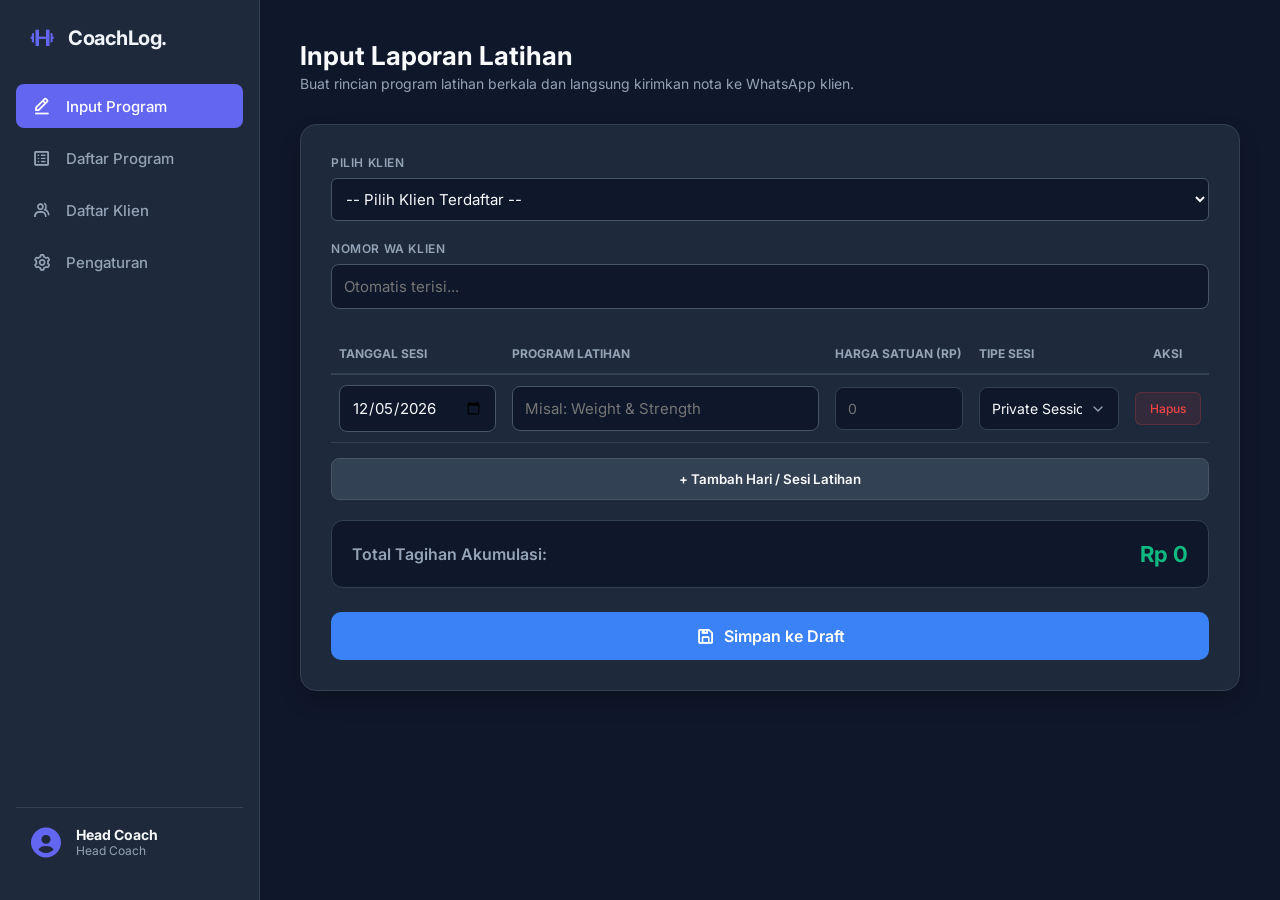
<file: index.html>
<!DOCTYPE html>
<html lang="id">
<head>
    <meta charset="UTF-8">
    <meta name="viewport" content="width=device-width, initial-scale=1.0">
    
    <!-- 🚀 PWA MANIFEST & CONFIGURATION (WAJIB ADA) -->
    <link rel="manifest" href="manifest.json">
    <meta name="theme-color" content="#0f172a">
    <meta name="mobile-web-app-capable" content="yes">
    <meta name="apple-mobile-web-app-capable" content="yes">
    <meta name="apple-mobile-web-app-status-bar-style" content="black-translucent">
    <meta name="apple-mobile-web-app-title" content="Coaching">
    <link rel="apple-touch-icon" href="icon-192.png">

    <title>Input Report — Coaching</title>
    <link href="https://fonts.googleapis.com/css2?family=Inter:wght@400;500;600;700&display=swap" rel="stylesheet">
    <link href="https://unpkg.com/boxicons@2.1.4/css/boxicons.min.css" rel="stylesheet">
    <link rel="stylesheet" href="style.css?v=2.0">
</head>
<body>
    <!-- SIDEBAR NAVIGATION (Desktop Only) -->
    <div class="sidebar">
        <div>
            <div class="brand">
                <i class='bx bx-dumbbell'></i>
                <span>CoachLog.</span>
            </div>
            
            <ul class="menu-list">
                <li>
                    <a href="index.html" class="menu-item active">
                        <i class='bx bx-edit-alt'></i>
                        <span>Input Program</span>
                    </a>
                </li>
                <li>
                    <a href="riwayat.html" class="menu-item">
                        <i class='bx bx-spreadsheet'></i>
                        <span>Daftar Program</span>
                    </a>
                </li>
                <li>
                    <a href="klien.html" class="menu-item">
                        <i class='bx bx-group'></i>
                        <span>Daftar Klien</span>
                    </a>
                </li>
                <li>
                    <a href="pengaturan.html" class="menu-item">
                        <i class='bx bx-cog'></i>
                        <span>Pengaturan</span>
                    </a>
                </li>
            </ul>
        </div>

        <div class="user-profile">
            <i class='bx bxs-user-circle'></i>
            <div class="user-info">
                <h4>Head Coach</h4>
                <p>Internal Operator</p>
            </div>
        </div>
    </div>

   <!-- MOBILE HEADER (Gaya Card Kontras - Tanpa Lonceng & Semarang) -->
<header class="mobile-header">
    <!-- Bar Atas: Brand / Nama Gym -->
    <div class="mobile-header-top">
        <div class="brand">
            <i class='bx bx-dumbbell'></i>
            <!-- 🎯 Ditambahkan ID mobile-gym-name di sini -->
            <span id="mobile-gym-name" class="gym-name-display">CoachLog.</span>
        </div>
    </div>

    <!-- Bar Profil & Waktu -->
    <div class="mobile-profile-section">
        <div class="profile-avatar" id="mobile-avatar-initial">
            H
        </div>
        <div class="profile-text">
            <h4 id="mobile-user-name" class="user-name-display">Head Coach</h4>
            <p id="mobile-user-role" class="user-role-display">Head Coach</p>
        </div>
        <div class="mobile-date-box">
            <i class='bx bx-calendar'></i>
            <span id="mobile-current-date">Selasa, 21 Juli 2026</span>
        </div>
    </div>
</header>

    <!-- MAIN APP CONTENT -->
    <div class="main-content">    
        <div class="page-header" style="display: flex; justify-content: space-between; align-items: center;">
            <div>
                <h2>Input Laporan Latihan</h2>
                <p>Buat rincian program latihan berkala dan langsung kirimkan nota ke WhatsApp klien.</p>
            </div>
        </div>

        <!-- Kotak input (.panel) -->
        <div class="panel" style="width: 100% !important; max-width: none !important; box-sizing: border-box;">
            <input type="hidden" id="edit-draft-id" value="">

            <div class="form-group">
                <label for="client-select">PILIH KLIEN</label>
                <select id="client-select" onchange="autoFillNomorWA()" style="width: 100%; padding: 10px; border-radius: 6px; font-family: 'Inter', sans-serif;">
                    <option value="">-- Pilih Klien Terdaftar --</option>
                </select>
            </div>

            <div class="form-group" style="margin-top: 15px;">
                <label for="client-phone">NOMOR WA KLIEN</label>
                <input type="text" id="client-phone" placeholder="Otomatis terisi..." readonly style="cursor: not-allowed; width: 100%;">
            </div>

            <div class="table-container" style="width: 100%; overflow-x: auto; margin-top: 25px;">
                <table class="session-table" style="width: 100%; border-collapse: collapse;">
                    <thead>
                        <tr>
                            <th style="width: 18%;">TANGGAL SESI</th>
                            <th style="width: 42%;">PROGRAM LATIHAN</th>
                            <th style="width: 18%;">HARGA SATUAN (RP)</th>
                            <th style="width: 14%;">TIPE SESI</th>
                            <th style="width: 8%; text-align: center;">AKSI</th>
                        </tr>
                    </thead>
                    <tbody id="session-body">
                        <!-- Baris input data akan di-render di sini via JS -->
                    </tbody>
                </table>
            </div>

            <button type="button" class="btn-add-row" onclick="tambahBarisSesi()" style="width: 100%; margin-top: 15px;">+ Tambah Hari / Sesi Latihan</button>

            <div class="summary-box" style="margin-top: 20px;">
                <span style="color:#94a3b8; font-weight:600;">Total Tagihan Akumulasi:</span>
                <span class="total-price" id="total-biaya">Rp 0</span>
            </div>

            <div class="form-submit-area" style="margin-top: 24px; width: 100% !important; display: block !important;">
                <button type="button" class="btn-submit" onclick="simpanKeDaftarProgram()" style="background-color: #3b82f6; width: 100% !important; display: flex !important;">
                    <i class='bx bx-save' style="font-size: 20px;"></i> Simpan ke Draft
                </button>
            </div>
        </div>
    </div>

<!-- BOTTOM NAVIGATION (Hanya Tampil di Mobile) -->
    <nav class="bottom-nav">
        <a href="index.html" class="bottom-nav-item active">
            <i class='bx bx-edit-alt'></i>
            <span>Input</span>
        </a>
        <a href="riwayat.html" class="bottom-nav-item">
            <i class='bx bx-spreadsheet'></i>
            <span>Program</span>
        </a>
        <a href="klien.html" class="bottom-nav-item">
            <i class='bx bx-group'></i>
            <span>Klien</span>
        </a>
        <a href="pengaturan.html" class="bottom-nav-item">
            <i class='bx bx-cog'></i>
            <span>Setel</span>
        </a>
    </nav>

    <script>
  if ('serviceWorker' in navigator) {
    navigator.serviceWorker.register('sw.js')
      .then(() => console.log('Service Worker Registered'))
      .catch((err) => console.log('SW Register Error:', err));
  }
</script>

    <script src="script.js?v=2.0"></script>
</body>
</html>
</file>
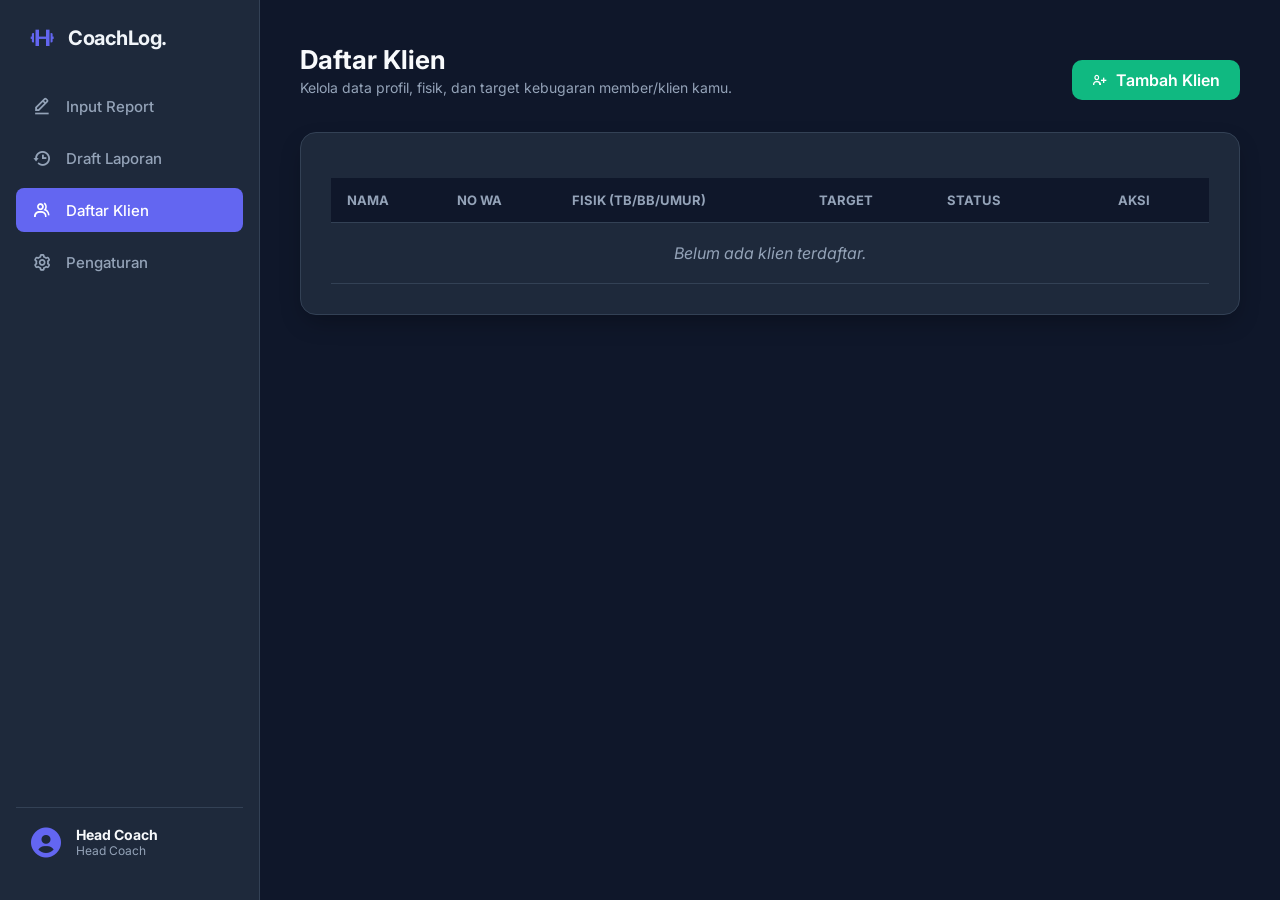
<file: klien.html>
<!DOCTYPE html>
<html lang="id">
<head>
    <meta charset="UTF-8">
    <meta name="viewport" content="width=device-width, initial-scale=1.0">
    
    <!-- 🚀 PWA MANIFEST & CONFIGURATION (WAJIB UNTUK MODE FULLSCREEN) -->
    <link rel="manifest" href="manifest.json">
    <meta name="theme-color" content="#0f172a">
    <meta name="mobile-web-app-capable" content="yes">
    <meta name="apple-mobile-web-app-capable" content="yes">
    <meta name="apple-mobile-web-app-status-bar-style" content="black-translucent">
    <meta name="apple-mobile-web-app-title" content="Coaching">
    <link rel="apple-touch-icon" href="icon-192.png">

    <title>Daftar Klien — Coaching</title>
    <link href="https://fonts.googleapis.com/css2?family=Inter:wght@400;500;600;700&display=swap" rel="stylesheet">
    <link href="https://unpkg.com/boxicons@2.1.4/css/boxicons.min.css" rel="stylesheet">
    <link rel="stylesheet" href="style.css?v=2.0">
</head>
<body>
    <!-- SIDEBAR NAVIGATION -->
    <div class="sidebar">
        <div>
            <div class="brand">
                <i class='bx bx-dumbbell'></i>
                <span>CoachLog.</span>
            </div>
            <ul class="menu-list">
                <li>
                    <a href="index.html" class="menu-item">
                        <i class='bx bx-edit-alt'></i>
                        <span>Input Report</span>
                    </a>
                </li>
                <li>
                    <a href="riwayat.html" class="menu-item">
                        <i class='bx bx-history'></i>
                        <span>Draft Laporan</span>
                    </a>
                </li>
                <li>
                    <a href="klien.html" class="menu-item active">
                        <i class='bx bx-group'></i>
                        <span>Daftar Klien</span>
                    </a>
                </li>
                <li>
                    <a href="pengaturan.html" class="menu-item">
                        <i class='bx bx-cog'></i>
                        <span>Pengaturan</span>
                    </a>
                </li>
            </ul>
        </div>
        <div class="user-profile">
            <i class='bx bxs-user-circle'></i>
            <div class="user-info">
                <h4>Head Coach</h4>
                <p>Internal Operator</p>
            </div>
        </div>
    </div>

    <!-- MOBILE HEADER (Gaya Card Kontras - Tanpa Lonceng & Semarang) -->
<header class="mobile-header">
    <!-- Bar Atas: Brand / Nama Gym -->
    <div class="mobile-header-top">
        <div class="brand">
            <i class='bx bx-dumbbell'></i>
            <!-- 🎯 Ditambahkan ID mobile-gym-name di sini -->
            <span id="mobile-gym-name" class="gym-name-display">CoachLog.</span>
        </div>
    </div>

    <!-- Bar Profil & Waktu -->
    <div class="mobile-profile-section">
        <div class="profile-avatar" id="mobile-avatar-initial">
            H
        </div>
        <div class="profile-text">
            <h4 id="mobile-user-name" class="user-name-display">Head Coach</h4>
            <p id="mobile-user-role" class="user-role-display">Head Coach</p>
        </div>
        <div class="mobile-date-box">
            <i class='bx bx-calendar'></i>
            <span id="mobile-current-date">Selasa, 21 Juli 2026</span>
        </div>
    </div>
</header>

    <!-- MAIN APP CONTENT -->
    <div class="main-content">
        <div class="page-header" style="display: flex; justify-content: space-between; align-items: center;">
            <div>
                <h2>Daftar Klien</h2>
                <p>Kelola data profil, fisik, dan target kebugaran member/klien kamu.</p>
            </div>
            <button type="button" class="btn-submit" onclick="bukaModalKlien()" style="background-color: #10b981; width: auto; padding: 10px 20px;">
                <i class='bx bx-user-plus'></i> Tambah Klien
            </button>
        </div>

        <div class="panel">
            <div style="overflow-x: auto;">
                <table class="data-table">
                    <thead>
                        <tr>
                            <th>Nama</th>
                            <th>No WA</th>
                            <th>Fisik (TB/BB/Umur)</th>
                            <th>Target</th>
                            <th>Status</th>
                            <th style="text-align: center; width: 150px;">Aksi</th>
                        </tr>
                    </thead>
                    <tbody id="clients-body">
                        <!-- Data Klien akan dirender via JS -->
                    </tbody>
                </table>
            </div>
        </div>
    </div>

    <!-- MODAL POPUP: FORM KLIEN (TAMBAH & EDIT) -->
    <div id="klienModal" class="modal">
        <div class="modal-content" style="max-width: 500px;">
            <div class="modal-header">
                <h3 id="klien-modal-title">Tambah Klien Baru</h3>
                <span class="close-modal" onclick="tutupModalKlien()">&times;</span>
            </div>
            <form id="form-klien" onsubmit="simpanDataKlien(event)">
                <input type="hidden" id="klien-id-edit">
                <div class="modal-body" style="display: flex; flex-direction: column; gap: 12px;">
                    <div>
                        <label style="font-weight: 500; display:block; margin-bottom:4px;">Nama Lengkap</label>
                        <input type="text" id="klien-nama" required style="width:100%; padding:8px; border:1px solid #cbd5e1; border-radius:6px;">
                    </div>
                    <div>
                        <label style="font-weight: 500; display:block; margin-bottom:4px;">Nomor WA (Contoh: 08123xxx)</label>
                        <input type="text" id="klien-wa" required style="width:100%; padding:8px; border:1px solid #cbd5e1; border-radius:6px;">
                    </div>
                    <div style="display: flex; gap: 10px;">
                        <div style="flex: 1;">
                            <label style="font-weight: 500; display:block; margin-bottom:4px;">Tinggi (cm)</label>
                            <input type="number" id="klien-tinggi" required style="width:100%; padding:8px; border:1px solid #cbd5e1; border-radius:6px;">
                        </div>
                        <div style="flex: 1;">
                            <label style="font-weight: 500; display:block; margin-bottom:4px;">Berat (kg)</label>
                            <input type="number" id="klien-berat" required style="width:100%; padding:8px; border:1px solid #cbd5e1; border-radius:6px;">
                        </div>
                        <div style="flex: 1;">
                            <label style="font-weight: 500; display:block; margin-bottom:4px;">Umur (thn)</label>
                            <input type="number" id="klien-umur" required style="width:100%; padding:8px; border:1px solid #cbd5e1; border-radius:6px;">
                        </div>
                    </div>
                    <div>
                        <label style="font-weight: 500; display:block; margin-bottom:4px;">Target / Goals</label>
                        <input type="text" id="klien-target" placeholder="Misal: Fat Loss / Bulking" required style="width:100%; padding:8px; border:1px solid #cbd5e1; border-radius:6px;">
                    </div>
                    <div>
                        <label style="font-weight: 500; display:block; margin-bottom:4px;">Status Keanggotaan</label>
                        <select id="klien-status" style="width:100%; padding:8px; border:1px solid #cbd5e1; border-radius:6px;">
                            <option value="Aktif">Aktif</option>
                            <option value="Non-Aktif">Non-Aktif</option>
                        </select>
                    </div>
                    <button type="submit" class="btn-submit" style="margin-top: 10px; background-color: #10b981;">Simpan Data</button>
                </div>
            </form>
        </div>
    </div>

<!-- BOTTOM NAVIGATION (Hanya Tampil di Mobile) -->
    <nav class="bottom-nav">
        <a href="index.html" class="bottom-nav-item active">
            <i class='bx bx-edit-alt'></i>
            <span>Input</span>
        </a>
        <a href="riwayat.html" class="bottom-nav-item">
            <i class='bx bx-spreadsheet'></i>
            <span>Program</span>
        </a>
        <a href="klien.html" class="bottom-nav-item">
            <i class='bx bx-group'></i>
            <span>Klien</span>
        </a>
        <a href="pengaturan.html" class="bottom-nav-item">
            <i class='bx bx-cog'></i>
            <span>Setel</span>
        </a>
    </nav>

    <script>
  if ('serviceWorker' in navigator) {
    navigator.serviceWorker.register('sw.js')
      .then(() => console.log('Service Worker Registered'))
      .catch((err) => console.log('SW Register Error:', err));
  }
</script>

<script src="script.js?v=2.0"></script>
</body>
</html>
</file>
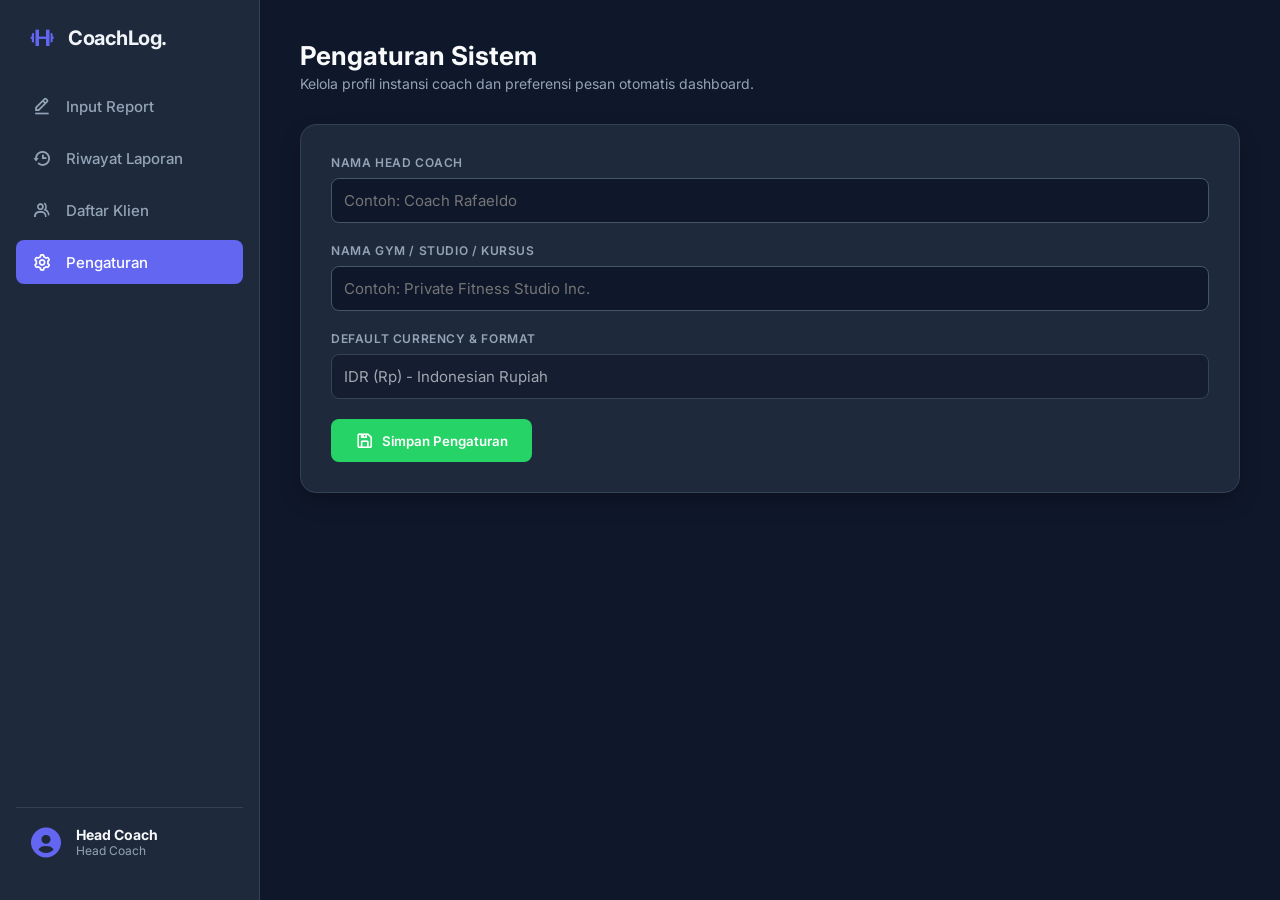
<file: pengaturan.html>
<!DOCTYPE html>
<html lang="id">
<head>
    <meta charset="UTF-8">
    <meta name="viewport" content="width=device-width, initial-scale=1.0">
    
    <!-- 🚀 PWA MANIFEST & CONFIGURATION -->
    <link rel="manifest" href="manifest.json">
    <meta name="theme-color" content="#0f172a">
    <meta name="mobile-web-app-capable" content="yes">
    <meta name="apple-mobile-web-app-capable" content="yes">
    <meta name="apple-mobile-web-app-status-bar-style" content="black-translucent">
    <meta name="apple-mobile-web-app-title" content="Coaching">
    <link rel="apple-touch-icon" href="icon-192.png">

    <title>Pengaturan — Coaching</title>
    <link href="https://fonts.googleapis.com/css2?family=Inter:wght@400;500;600;700&display=swap" rel="stylesheet">
    <link href="https://unpkg.com/boxicons@2.1.4/css/boxicons.min.css" rel="stylesheet">
    <link rel="stylesheet" href="style.css?v=2.0">
</head>
<body>

    <!-- SIDEBAR NAVIGATION -->
    <div class="sidebar">
        <div>
            <div class="brand">
                <i class='bx bx-dumbbell'></i>
                <span>CoachLog.</span>
            </div>
            
            <ul class="menu-list">
                <li>
                    <a href="index.html" class="menu-item">
                        <i class='bx bx-edit-alt'></i>
                        <span>Input Report</span>
                    </a>
                </li>
                <li>
                    <a href="riwayat.html" class="menu-item">
                        <i class='bx bx-history'></i>
                        <span>Riwayat Laporan</span>
                    </a>
                </li>
                <li>
                    <a href="klien.html" class="menu-item">
                        <i class='bx bx-group'></i>
                        <span>Daftar Klien</span>
                    </a>
                </li>
                <li>
                    <a href="pengaturan.html" class="menu-item active">
                        <i class='bx bx-cog'></i>
                        <span>Pengaturan</span>
                    </a>
                </li>
            </ul>
        </div>

        <div class="user-profile">
            <i class='bx bxs-user-circle'></i>
            <div class="user-info">
                <h4>Head Coach</h4>
                <p>Internal Operator</p>
            </div>
        </div>
    </div>

    <!-- MOBILE HEADER (Gaya Card Kontras - Tanpa Lonceng & Semarang) -->
<header class="mobile-header">
    <!-- Bar Atas: Brand / Nama Gym -->
    <div class="mobile-header-top">
        <div class="brand">
            <i class='bx bx-dumbbell'></i>
            <!-- 🎯 Ditambahkan ID mobile-gym-name di sini -->
            <span id="mobile-gym-name" class="gym-name-display">CoachLog.</span>
        </div>
    </div>

    <!-- Bar Profil & Waktu -->
    <div class="mobile-profile-section">
        <div class="profile-avatar" id="mobile-avatar-initial">
            H
        </div>
        <div class="profile-text">
            <h4 id="mobile-user-name" class="user-name-display">Head Coach</h4>
            <p id="mobile-user-role" class="user-role-display">Head Coach</p>
        </div>
        <div class="mobile-date-box">
            <i class='bx bx-calendar'></i>
            <span id="mobile-current-date">Selasa, 21 Juli 2026</span>
        </div>
    </div>
</header>

    <!-- MAIN APP CONTENT -->
    <div class="main-content">
        <div class="page-header">
            <h2>Pengaturan Sistem</h2>
            <p>Kelola profil instansi coach dan preferensi pesan otomatis dashboard.</p>
        </div>
        
        <div class="panel">
            <div class="form-group">
                <label>Nama Head Coach</label>
                <input type="text" id="input-head-coach" placeholder="Contoh: Coach Rafaeldo">
            </div>
            
            <div class="form-group">
                <label>Nama Gym / Studio / Kursus</label>
                <input type="text" id="input-nama-kursus" placeholder="Contoh: Private Fitness Studio Inc.">
            </div>
            
            <div class="form-group">
                <label>Default Currency & Format</label>
                <input type="text" value="IDR (Rp) - Indonesian Rupiah" disabled style="opacity: 0.6;">
            </div>

            <!-- Tombol Simpan Modern -->
            <button onclick="simpanPengaturan()" style="background: #25D366; color: white; border: none; padding: 12px 24px; border-radius: 8px; font-weight: 600; cursor: pointer; transition: 0.3s; font-family: 'Inter', sans-serif; display: flex; align-items: center; gap: 8px; margin-top: 10px;">
                <i class='bx bx-save' style="font-size: 1.2rem;"></i> Simpan Pengaturan
            </button>
        </div>
    </div>

    <!-- BOTTOM NAVIGATION (Hanya Tampil di Mobile) -->
    <nav class="bottom-nav">
        <a href="index.html" class="bottom-nav-item active">
            <i class='bx bx-edit-alt'></i>
            <span>Input</span>
        </a>
        <a href="riwayat.html" class="bottom-nav-item">
            <i class='bx bx-spreadsheet'></i>
            <span>Program</span>
        </a>
        <a href="klien.html" class="bottom-nav-item">
            <i class='bx bx-group'></i>
            <span>Klien</span>
        </a>
        <a href="pengaturan.html" class="bottom-nav-item">
            <i class='bx bx-cog'></i>
            <span>Setel</span>
        </a>
    </nav>

    <script>
  if ('serviceWorker' in navigator) {
    navigator.serviceWorker.register('sw.js')
      .then(() => console.log('Service Worker Registered'))
      .catch((err) => console.log('SW Register Error:', err));
  }
</script>

   <script src="script.js?v=2.0"></script>
</body>
</html>
</file>
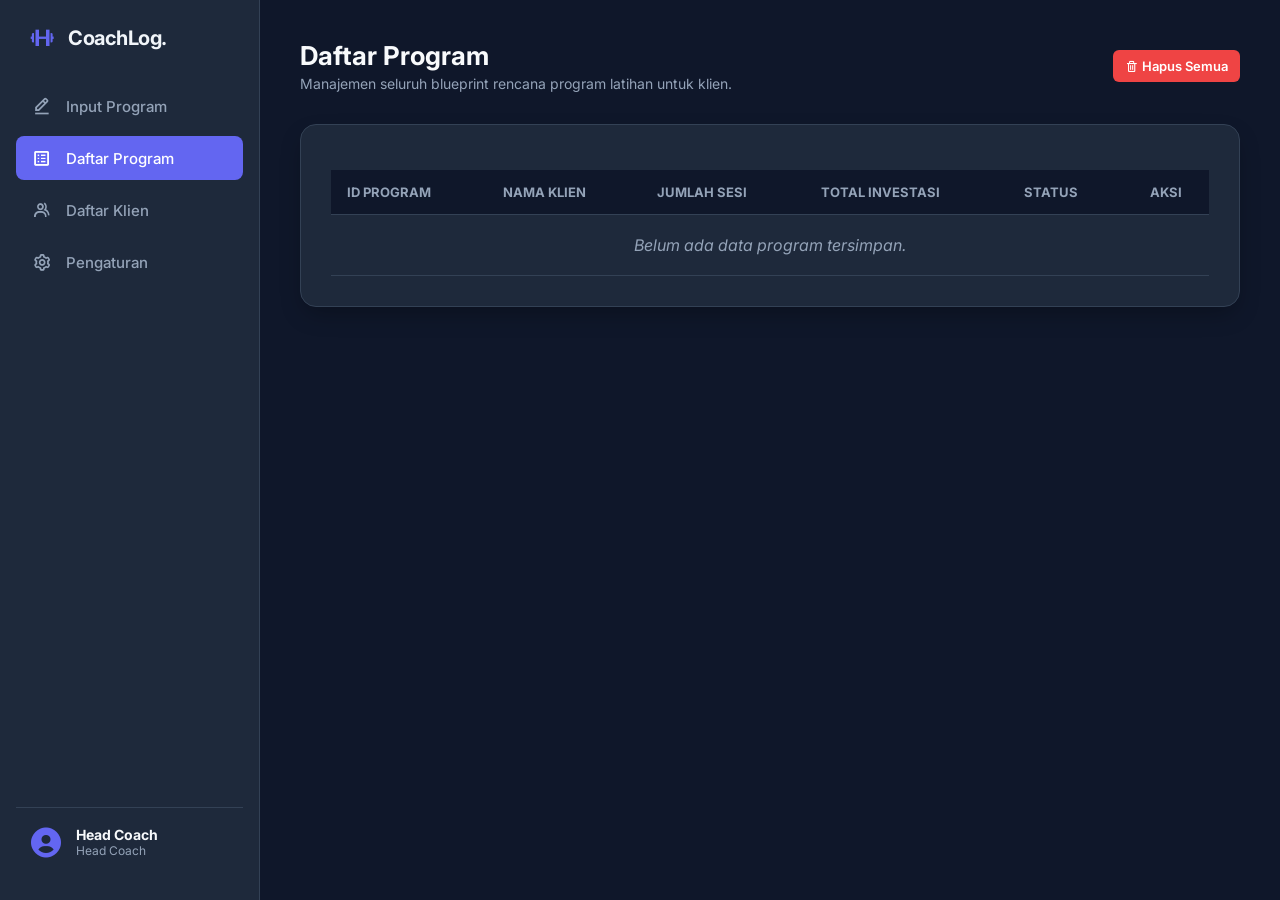
<file: riwayat.html>
<!DOCTYPE html>
<html lang="id">
<head>
    <meta charset="UTF-8">
    <meta name="viewport" content="width=device-width, initial-scale=1.0">
    
    <!-- 🚀 PWA MANIFEST & CONFIGURATION -->
    <link rel="manifest" href="manifest.json">
    <meta name="theme-color" content="#0f172a">
    <meta name="mobile-web-app-capable" content="yes">
    <meta name="apple-mobile-web-app-capable" content="yes">
    <meta name="apple-mobile-web-app-status-bar-style" content="black-translucent">
    <meta name="apple-mobile-web-app-title" content="Coaching">
    <link rel="apple-touch-icon" href="icon-192.png">

    <title>Daftar Program — Coaching</title>
    <link href="https://fonts.googleapis.com/css2?family=Inter:wght@400;500;600;700&display=swap" rel="stylesheet">
    <link href="https://unpkg.com/boxicons@2.1.4/css/boxicons.min.css" rel="stylesheet">
    <link rel="stylesheet" href="style.css?v=2.0">
</head>
<body>

    <!-- SIDEBAR NAVIGATION -->
    <div class="sidebar">
        <div>
            <div class="brand">
                <i class='bx bx-dumbbell'></i>
                <span>CoachLog.</span>
            </div>
            
            <ul class="menu-list">
                <li>
                    <a href="index.html" class="menu-item">
                        <i class='bx bx-edit-alt'></i>
                        <span>Input Program</span>
                    </a>
                </li>
                <li>
                    <a href="riwayat.html" class="menu-item active">
                        <i class='bx bx-spreadsheet'></i>
                        <span>Daftar Program</span>
                    </a>
                </li>
                <li>
                    <a href="klien.html" class="menu-item">
                        <i class='bx bx-group'></i>
                        <span>Daftar Klien</span>
                    </a>
                </li>
                <li>
                    <a href="pengaturan.html" class="menu-item">
                        <i class='bx bx-cog'></i>
                        <span>Pengaturan</span>
                    </a>
                </li>
            </ul>
        </div>

        <div class="user-profile">
            <i class='bx bxs-user-circle'></i>
            <div class="user-info">
                <h4>Head Coach</h4>
                <p>Internal Operator</p>
            </div>
        </div>
    </div>

    <!-- MOBILE HEADER (Gaya Card Kontras - Tanpa Lonceng & Semarang) -->
<header class="mobile-header">
    <!-- Bar Atas: Brand / Nama Gym -->
    <div class="mobile-header-top">
        <div class="brand">
            <i class='bx bx-dumbbell'></i>
            <!-- 🎯 Ditambahkan ID mobile-gym-name di sini -->
            <span id="mobile-gym-name" class="gym-name-display">CoachLog.</span>
        </div>
    </div>

    <!-- Bar Profil & Waktu -->
    <div class="mobile-profile-section">
        <div class="profile-avatar" id="mobile-avatar-initial">
            H
        </div>
        <div class="profile-text">
            <h4 id="mobile-user-name" class="user-name-display">Head Coach</h4>
            <p id="mobile-user-role" class="user-role-display">Head Coach</p>
        </div>
        <div class="mobile-date-box">
            <i class='bx bx-calendar'></i>
            <span id="mobile-current-date">Selasa, 21 Juli 2026</span>
        </div>
    </div>
</header>

    <!-- MAIN APP CONTENT -->
    <div class="main-content">
        <div class="page-header" style="display: flex; justify-content: space-between; align-items: center;">
            <div>
                <h2>Daftar Program</h2>
                <p>Manajemen seluruh blueprint rencana program latihan untuk klien.</p>
            </div>
            <button type="button" class="btn-delete" onclick="kosongkanRiwayat()">
                <i class='bx bx-trash'></i> Hapus Semua
            </button>
        </div>
        <div class="panel">
            <table class="data-table">
                <thead>
                    <tr>
                        <th>ID Program</th>
                        <th>Nama Klien</th>
                        <th>Jumlah Sesi</th>
                        <th>Total Investasi</th>
                        <th>Status</th>
                        <th style="text-align: center;">Aksi</th>
                    </tr>
                </thead>
                <tbody id="program-body">
                    <!-- Data dimuat dinamis lewat JS -->
                </tbody>
            </table>
        </div>
    </div>

    <!-- MODAL POPUP DETAIL (PREVIEW ONLY) -->
    <div id="detailModal" class="modal">
        <div class="modal-content" style="max-width: 700px;">
            <span class="close-btn" onclick="tutupModal()">&times;</span>
            <h3 id="modal-title">Preview Draft</h3>
            <p>Klien: <strong id="modal-client-name">-</strong></p>
            
            <input type="hidden" id="modal-program-id">

            <div style="overflow-x:auto; margin-top: 15px;">
                <table class="main-table">
                    <thead>
                        <tr>
                            <th>Tanggal</th>
                            <th>Program</th>
                            <th>Harga</th>
                            <th>Tipe</th>
                            <th>Subtotal</th>
                        </tr>
                    </thead>
                    <tbody id="modal-table-body">
                        <!-- Rincian program dimasukkan via JS -->
                    </tbody>
                </table>
            </div>

            <div class="total-container" style="margin-top: 20px; padding-top: 15px; border-top: 1px solid #334155; display: flex; justify-content: space-between; align-items: center;">
                <h4>Total Investasi: <span id="modal-total-biaya" style="color: #10b981; font-weight: 700;">Rp 0</span></h4>
                <span id="modal-status-badge" class="badge">Draft</span>
            </div>

            <div class="modal-actions" style="margin-top: 25px; display: flex; gap: 12px; justify-content: flex-end;">
                <button type="button" class="btn-action-wa" onclick="kirimWADariPreview()" style="background-color: #25d366; color: white; border: none; padding: 10px 18px; border-radius: 8px; font-weight: 600; cursor: pointer; display: flex; align-items: center; gap: 8px;">
                    <i class='bx bxl-whatsapp' style="font-size: 20px;"></i> Kirim WA
                </button>
                <button type="button" id="btn-approve-modal" class="btn-action-approve" onclick="approveProgramDariPreview()" style="background-color: #10b981; color: white; border: none; padding: 10px 18px; border-radius: 8px; font-weight: 600; cursor: pointer; display: flex; align-items: center; gap: 8px;">
                    <i class='bx bx-check-circle' style="font-size: 20px;"></i> Approve
                </button>
            </div>
        </div>
    </div>

    <!-- MODAL POPUP EDIT PROGRAM -->
<div id="editProgramModal" class="modal">
    <div class="modal-content">
        <span class="close-btn" onclick="tutupModalEditProgram()">&times;</span>
        <h3 id="edit-modal-title">Edit Detail Program Latihan</h3>
        <p>Klien: <strong id="edit-modal-client-name">-</strong></p>
        <input type="hidden" id="edit-program-id">
        
        <!-- Pembungkus Scrollable untuk Tabel Sesi -->
        <div class="modal-scroll-area">
            <div style="overflow-x:auto; margin-top: 15px;">
                <table class="main-table">
                    <thead>
                        <tr>
                            <th>Tanggal</th>
                            <th>Program Latihan</th>
                            <th>Harga (Rp)</th>
                            <th>Tipe Sesi</th>
                            <th>Aksi</th>
                        </tr>
                    </thead>
                    <tbody id="modal-edit-session-body">
                        <!-- Baris data sesi dari JavaScript dimasukkan di sini -->
                    </tbody>
                </table>
            </div>
            
            <button type="button" class="btn-add" onclick="tambahBarisSesiModal()" style="margin-top: 10px;">+ Tambah Sesi</button>
        </div>

        <div class="total-container" style="margin-top: 15px; text-align: right;">
            <h4>Total Akumulasi: <span id="modal-edit-total-biaya" style="color: #3b82f6;">Rp 0</span></h4>
        </div>

        <div class="modal-footer-btn">
            <button type="button" class="btn-submit" onclick="simpanPerubahanProgram()">Simpan Perubahan</button>
        </div>
    </div>
</div>

    <!-- BOTTOM NAVIGATION (Hanya Tampil di Mobile) -->
    <nav class="bottom-nav">
        <a href="index.html" class="bottom-nav-item active">
            <i class='bx bx-edit-alt'></i>
            <span>Input</span>
        </a>
        <a href="riwayat.html" class="bottom-nav-item">
            <i class='bx bx-spreadsheet'></i>
            <span>Program</span>
        </a>
        <a href="klien.html" class="bottom-nav-item">
            <i class='bx bx-group'></i>
            <span>Klien</span>
        </a>
        <a href="pengaturan.html" class="bottom-nav-item">
            <i class='bx bx-cog'></i>
            <span>Setel</span>
        </a>
    </nav>

    <script>
  if ('serviceWorker' in navigator) {
    navigator.serviceWorker.register('sw.js')
      .then(() => console.log('Service Worker Registered'))
      .catch((err) => console.log('SW Register Error:', err));
  }
</script>

    <script src="script.js?v=2.0"></script>
</body>
</html>
</file>
<file: style.css>
/* Reset & Base Styles */
* {
    box-sizing: border-box;
    margin: 0;
    padding: 0;
    font-family: 'Inter', sans-serif;
}

body {
    background-color: #0f172a;
    color: #f1f5f9;
    display: flex;
    min-height: 100vh;
    overflow: hidden;
}

/* SIDEBAR STYLES */
.sidebar {
    width: 260px;
    background-color: #1e293b;
    border-right: 1px solid #334155;
    display: flex;
    flex-direction: column;
    justify-content: space-between;
    padding: 24px 16px;
    transition: all 0.3s ease;
}

.brand {
    display: flex;
    align-items: center;
    gap: 12px;
    padding: 0 12px;
    margin-bottom: 32px;
}

.brand i {
    font-size: 28px;
    color: #6366f1;
}

.brand span {
    font-size: 20px;
    font-weight: 700;
    letter-spacing: -0.5px;
}

.menu-list {
    list-style: none;
    display: flex;
    flex-direction: column;
    gap: 8px;
}

.menu-item {
    display: flex;
    align-items: center;
    gap: 14px;
    padding: 12px 16px;
    color: #94a3b8;
    text-decoration: none;
    border-radius: 8px;
    font-weight: 500;
    font-size: 15px;
    cursor: pointer;
    transition: all 0.2s ease;
}

.menu-item:hover, .menu-item.active {
    color: #f8fafc;
    background-color: #334155;
}

.menu-item.active {
    background-color: #6366f1;
    color: white;
}

.menu-item i {
    font-size: 20px;
}

.user-profile {
    display: flex;
    align-items: center;
    gap: 12px;
    padding: 16px 12px;
    border-top: 1px solid #334155;
    margin-top: auto;
}

.user-profile i {
    font-size: 36px;
    color: #6366f1;
}

.user-info h4 {
    font-size: 14px;
    color: #f8fafc;
}

.user-info p {
    font-size: 12px;
    color: #94a3b8;
}

/* MAIN CONTENT STYLES */
/* MAIN CONTENT STYLES */
.main-content {
    flex: 1;
    padding: 40px;
    overflow-y: auto;
    overflow-x: hidden; /* 🌟 KUNCI UTAMA: Memaksa browser memotong elemen yang bocor ke kanan */
    height: 100vh;
    min-width: 0;       /* 🌟 KUNCI KEDUA: Memaksa flexbox untuk bisa menyusut secara fleksibel */
}
.page-header {
    margin-bottom: 32px;
}

.page-header h2 {
    font-size: 26px;
    font-weight: 700;
    color: #f8fafc;
}

.page-header p {
    color: #94a3b8;
    font-size: 14px;
    margin-top: 4px;
}

/* CARD PANEL CONTAINER */
.panel {
    background-color: #1e293b;
    border: 1px solid #334155;
    border-radius: 16px;
    padding: 30px;
    box-shadow: 0 10px 25px -5px rgba(0, 0, 0, 0.3);
}

/* FORM LOGIC */
.form-group { 
    margin-bottom: 20px; 
}

.form-row { 
    display: flex; 
    gap: 15px; 
}

.form-row .form-group { 
    flex: 1; 
}

label { 
    display: block; 
    font-size: 12px; 
    font-weight: 600; 
    color: #94a3b8; 
    text-transform: uppercase; 
    margin-bottom: 8px; 
    letter-spacing: 0.05em; 
}

input[type="text"], input[type="tel"], input[type="date"], select {
    width: 100%; 
    padding: 12px; 
    border: 1px solid #475569; 
    border-radius: 8px; 
    font-size: 15px; 
    color: #f8fafc; 
    background-color: #0f172a; 
    outline: none;
}

input:focus, select:focus { 
    border-color: #6366f1; 
}

/* SESSION TABLE */
.table-container { 
    margin-top: 25px; 
    overflow-x: auto; 
}

.session-table { 
    width: 100%; 
    border-collapse: collapse; 
    text-align: left; 
}

.session-table th { 
    font-size: 12px; 
    text-transform: uppercase; 
    color: #94a3b8; 
    padding: 12px 8px; 
    border-bottom: 2px solid #334155; 
}

.session-table td { 
    padding: 10px 8px; 
    border-bottom: 1px solid #334155; 
    vertical-align: middle; 
}

/* BUTTONS */
.btn-add-row { 
    background-color: #334155; 
    color: #f8fafc; 
    border: 1px solid #475569; 
    padding: 12px; 
    border-radius: 8px; 
    cursor: pointer; 
    width: 100%; 
    margin-top: 15px; 
    font-weight: 600; 
    transition: background 0.2s; 
}

.btn-add-row:hover { 
    background-color: #475569; 
}

.btn-delete { 
    background-color: #ef4444; 
    color: white; 
    border: none; 
    padding: 8px 12px; 
    border-radius: 6px; 
    cursor: pointer; 
    font-weight: 600; 
    font-size: 13px; 
    display: inline-flex; 
    align-items: center; 
    gap: 4px; 
}

.btn-delete:hover { 
    background-color: #dc2626; 
}

.btn-delete-sm { 
    background-color: rgba(239, 68, 68, 0.2); 
    color: #f87171; 
    border: 1px solid rgba(239, 68, 68, 0.4); 
    padding: 6px 10px; 
    border-radius: 6px; 
    cursor: pointer; 
    font-size: 12px; 
    font-weight: 500; 
    transition: all 0.2s; 
}

.btn-delete-sm:hover { 
    background-color: #ef4444; 
    color: white; 
}

.summary-box { 
    margin-top: 25px; 
    padding: 20px; 
    background-color: #0f172a; 
    border-radius: 12px; 
    border: 1px solid #334155; 
    display: flex; 
    justify-content: space-between; 
    align-items: center; 
}

.total-price { 
    font-size: 22px; 
    font-weight: 700; 
    color: #10b981; 
}

.btn-submit { 
    display: flex; 
    justify-content: center; 
    align-items: center; 
    gap: 8px; 
    width: 100%; 
    background-color: #25d366; 
    color: white; 
    border: none; 
    padding: 14px; 
    font-size: 16px; 
    font-weight: 600; 
    border-radius: 8px; 
    cursor: pointer; 
    margin-top: 20px; 
}

.btn-submit:hover { 
    background-color: #20ba5a; 
}

/* DATA TABLE (Untuk Halaman Riwayat & Klien) */
.data-table { 
    width: 100%; 
    border-collapse: collapse; 
    margin-top: 15px; 
}

.data-table th, .data-table td { 
    padding: 14px 16px; 
    text-align: left; 
    border-bottom: 1px solid #334155; 
    vertical-align: middle; 
}

.data-table th { 
    background-color: #0f172a; 
    color: #94a3b8; 
    font-size: 13px; 
    text-transform: uppercase; 
}

.data-table tbody tr:hover { 
    background-color: #243249; 
}

.badge { 
    padding: 4px 8px; 
    border-radius: 6px; 
    font-size: 12px; 
    font-weight: 600; 
}

.badge-success { 
    background-color: rgba(16, 185, 129, 0.2); 
    color: #10b981; 
}

/* Hiding pages initially */
.page-content { 
    display: none; 
}

.page-content.active { 
    display: block; 
}

/* ==========================================
   MODAL DETAIL STYLES
   ========================================== */
.modal {
    display: none; 
    position: fixed; 
    z-index: 1000; 
    left: 0;
    top: 0;
    width: 100%; 
    height: 100%; 
    background-color: rgba(15, 23, 42, 0.75); 
    backdrop-filter: blur(4px);
    align-items: center;
    justify-content: center;
}

/* Munculkan modal dengan display flex via class JS nanti */
.modal.show {
    display: flex;
}

.modal-content {
    background-color: #1e293b;
    border: 1px solid #334155;
    border-radius: 16px;
    width: 90%;
    max-width: 700px;
    box-shadow: 0 20px 25px -5px rgba(0, 0, 0, 0.5);
    animation: slideDown 0.3s ease-out;
    overflow: hidden;
}

@keyframes slideDown {
    from { transform: translateY(-20px); opacity: 0; }
    to { transform: translateY(0); opacity: 1; }
}

.modal-header {
    padding: 20px 24px;
    border-bottom: 1px solid #334155;
    display: flex;
    justify-content: space-between;
    align-items: center;
}

.modal-header h3 {
    font-size: 18px;
    font-weight: 700;
    color: #f8fafc;
}

.close-modal {
    color: #94a3b8;
    font-size: 28px;
    font-weight: 500;
    cursor: pointer;
    transition: color 0.2s;
}

.close-modal:hover {
    color: #f1f5f9;
}

.modal-body {
    padding: 24px;
}

.modal-meta-info {
    background-color: #0f172a;
    padding: 14px 18px;
    border-radius: 8px;
    border: 1px solid #334155;
    margin-bottom: 20px;
    display: flex;
    justify-content: space-between;
}

.modal-meta-info p {
    font-size: 14px;
    color: #cbd5e1;
}

/* Buat baris tabel riwayat utama bisa diklik */
.data-table tbody tr {
    cursor: pointer;
}

/* ==========================================
   MODAL EDIT PROGRAM STYLING (FIXED MOBILE BOTTOM NAV)
   ========================================== */

/* Overlay Latar Belakang Modal */
.modal {
    display: none; 
    position: fixed; 
    z-index: 10000; /* Ditinggikan agar pasti di atas Bottom Nav */
    left: 0;
    top: 0;
    width: 100vw; 
    height: 100vh;
    background-color: rgba(15, 23, 42, 0.75);
    backdrop-filter: blur(4px);
    align-items: center;
    justify-content: center;
    padding: 15px;
    box-sizing: border-box;
}

/* Tampilkan Modal dengan Flexbox saat kelas .show aktif */
.modal.show {
    display: flex !important;
}

/* Kontainer Utama Pop-up */
.modal-content {
    background-color: #1e293b;
    color: #f8fafc;
    padding: 20px;
    
    /* Ruang bawah ekstra untuk Bottom Nav */
    padding-bottom: 110px !important; 
    
    border-radius: 16px;
    box-shadow: 0 20px 25px -5px rgba(0, 0, 0, 0.4);
    border: 1px solid #334155;
    position: relative;
    width: 100%;
    max-width: 850px;
    
    /* Batasi tinggi modal & hidupkan scroll internal */
    max-height: 82vh; 
    overflow-y: auto !important; 
    -webkit-overflow-scrolling: touch;
    box-sizing: border-box;
}

@keyframes modalFadeIn {
    from { transform: translateY(-20px); opacity: 0; }
    to { transform: translateY(0); opacity: 1; }
}

/* Tombol Close (Silang) di Pojok Kanan Atas */
.close-btn {
    position: absolute;
    top: 20px;
    right: 20px;
    color: #94a3b8;
    font-size: 24px;
    cursor: pointer;
    transition: color 0.2s;
    line-height: 1;
    z-index: 10;
}

.close-btn:hover {
    color: #ef4444;
}

/* Judul dan Header Modal */
.modal-content h3 {
    margin: 0 0 8px 0;
    font-size: 20px;
    font-weight: 600;
    color: #ffffff;
    padding-right: 30px;
}

.modal-content p {
    color: #94a3b8;
    margin: 0 0 24px 0;
    font-size: 14px;
}

.modal-content p strong {
    color: #3b82f6;
}

/* RESPONSIVE TABLE FOR MOBILE */
.table-responsive {
    width: 100%;
    overflow-x: auto;
    -webkit-overflow-scrolling: touch;
    margin-bottom: 16px;
}

/* Styling Tabel Dinamis di Dalam Modal */
.main-table {
    width: 100%;
    border-collapse: collapse;
    margin-bottom: 16px;
    min-width: 500px;
}

.main-table th {
    text-align: left;
    padding: 10px 12px;
    color: #94a3b8;
    font-size: 13px;
    font-weight: 500;
    border-bottom: 2px solid #334155;
}

.main-table td {
    padding: 8px 6px;
    vertical-align: middle;
}

/* Perbaikan Input, Select, & Date di dalam Modal */
.modal-date-input,
.modal-program-name-input,
.modal-program-price-input,
.modal-type-input {
    width: 100%;
    padding: 10px 12px;
    background-color: #0f172a;
    border: 1px solid #334155;
    border-radius: 8px;
    color: #f8fafc;
    font-size: 14px;
    outline: none;
    transition: border-color 0.2s;
    box-sizing: border-box;
}

.modal-date-input:focus,
.modal-program-name-input:focus,
.modal-program-price-input:focus,
.modal-type-input:focus {
    border-color: #3b82f6;
}

/* Menghilangkan spinner bawaan pada input number harga */
.modal-program-price-input::-webkit-outer-spin-button,
.modal-program-price-input::-webkit-inner-spin-button {
    -webkit-appearance: none;
    margin: 0;
}

/* Styling Tombol Aksi (+ Tambah Sesi) */
.btn-add {
    background-color: transparent;
    color: #3b82f6;
    border: 1px dashed #3b82f6;
    padding: 10px 16px;
    border-radius: 8px;
    cursor: pointer;
    font-weight: 500;
    font-size: 14px;
    transition: all 0.2s;
}

.btn-add:hover {
    background-color: rgba(59, 130, 246, 0.1);
}

/* Area Footer Modal (Total & Button Simpan) */
.total-container {
    margin-top: 20px;
    padding-top: 15px;
    border-top: 1px solid #334155;
}

.total-container h4 {
    margin: 0;
    font-size: 15px;
    color: #94a3b8;
}

/* Tombol Simpan Perubahan Utama */
.btn-submit {
    width: 100%;
    padding: 14px;
    background-color: #10b981;
    color: #ffffff;
    border: none;
    border-radius: 10px;
    font-size: 16px;
    font-weight: 600;
    cursor: pointer;
    transition: background-color 0.2s;
    margin-top: 20px;
}

.btn-submit:hover {
    background-color: #059669;
}

/* Media Query khusus HP (PERBAIKAN UTAMA DI SINI) */
@media screen and (max-width: 640px) {
    .modal {
        padding: 10px;
        align-items: flex-start; /* Modal mulai dari atas layar */
        padding-top: 15px;
    }
    
    .modal-content {
        /* Tetap pertahankan padding-bottom 110px agar tombol simpan tidak tertutup nav */
        padding: 16px 16px 110px 16px !important; 
        max-height: calc(100vh - 30px) !important;
    }
}

/* ==========================================
   PERBAIKAN TAMPILAN HALAMAN INPUT UTAMA
   ========================================== */

/* Merapikan susunan judul kolom tabel input agar presisi */
.main-table th {
    color: #64748b; /* Abu-abu muted profesional */
    font-size: 12px;
    text-transform: uppercase;
    letter-spacing: 0.05em;
    padding-bottom: 12px;
}

/* Base style untuk semua field input di dalam tabel form utama */
.date-input,
.program-name-input,
.program-price-input,
.type-input {
    width: 100%;
    padding: 12px;
    background-color: #0f172a !important; /* Memaksa warna latar gelap Slate 900 */
    border: 1px solid #334155;
    border-radius: 8px;
    color: #f8fafc !important; /* Memaksa warna teks terang */
    font-size: 14px;
    outline: none;
    transition: all 0.2s ease;
    box-sizing: border-box;
}

/* Efek saat input mendapati focus/diklik */
.date-input:focus,
.program-name-input:focus,
.program-price-input:focus,
.type-input:focus {
    border-color: #3b82f6;
    box-shadow: 0 0 0 2px rgba(59, 130, 246, 0.2);
}

/* Sembunyikan spinner/panah naik turun bawaan browser pada input harga */
.program-price-input::-webkit-outer-spin-button,
.program-price-input::-webkit-inner-spin-button {
    -webkit-appearance: none;
    margin: 0;
}

.program-price-input {
    -webkit-appearance: none; /* Untuk Chrome, Safari, Edge */
    -moz-appearance: textfield; /* Untuk Firefox */
    appearance: textfield; /* Standard property untuk menghilangkan warning VS Code */
}

/* Perbaikan dropdown tipe sesi agar teks "Single Session" tidak terpotong */
.type-input {
    appearance: none; /* Hapus gaya bawaan OS */
    background-image: url("data:image/svg+xml;charset=UTF-8,%3Csvg xmlns='http://www.w3.org/2000/svg' viewBox='0 0 24 24' fill='none' stroke='%2394a3b8' stroke-width='2' stroke-linecap='round' stroke-linejoin='round'%3E%3Cpolyline points='6 9 12 15 18 9'%3E%3C/polyline%3E%3C/svg%3E");
    background-repeat: no-repeat;
    background-position: right 12px center;
    background-size: 16px;
    padding-right: 36px; /* Memberi ruang untuk panah custom */
    min-width: 140px; /* Mencegah teks terpotong */
}

/* Modifikasi tombol "+ Tambah Hari / Sesi Latihan" */
.btn-add-session-main {
    width: 100%;
    padding: 14px;
    background-color: rgba(51, 65, 85, 0.5);
    border: 1px dashed #475569;
    color: #94a3b8;
    border-radius: 8px;
    font-weight: 500;
    cursor: pointer;
    transition: all 0.2s;
}

.btn-add-session-main:hover {
    background-color: rgba(59, 130, 246, 0.1);
    border-color: #3b82f6;
    color: #3b82f6;
}

/* Tombol Hapus Baris Sesi kecil */
.btn-delete-sm {
    background-color: rgba(239, 68, 68, 0.1);
    color: #ef4444;
    border: 1px solid rgba(239, 68, 68, 0.2);
    padding: 8px 14px;
    border-radius: 6px;
    cursor: pointer;
    font-weight: 500;
    transition: all 0.2s;
}

.btn-delete-sm:hover {
    background-color: #ef4444;
    color: #ffffff;
}

/* Efek Hover Tombol Aksi di Modal Preview */
.btn-action-wa:hover {
    background-color: #1ebd59 !important;
    transform: translateY(-1px);
    box-shadow: 0 4px 12px rgba(37, 211, 102, 0.2);
}

.btn-action-approve:hover {
    background-color: #059669 !important;
    transform: translateY(-1px);
    box-shadow: 0 4px 12px rgba(16, 185, 129, 0.2);
}

.btn-action-wa, .btn-action-approve {
    transition: all 0.2s ease;
}

/* Sembunyikan scrollbar untuk Chrome, Safari, dan Opera */
.main-content::-webkit-scrollbar {
    display: none;
}

/* Sembunyikan scrollbar untuk IE, Edge, dan Firefox */
.main-content {
    -ms-overflow-style: none;  /* IE and Edge */
    scrollbar-width: none;  /* Firefox */
}

/* ==========================================================================
   FORCE LOCK VIEWPORT (Taruh di paling bawah file style.css)
   ========================================================================== */
html, body {
    max-width: 100% !important;
    overflow-x: hidden !important;
    width: 100% !important;
}

.main-content {
    max-width: 100% !important;
    overflow-x: hidden !important;
}

/* Sembunyikan paksa tombol hamburger jika tidak sengaja muncul di versi desktop */
.hamburger-menu-btn {
    display: none !important;
    visibility: hidden !important;
}

/* ==========================================================================
   📱 MOBILE STYLING — KONTRAS HEADER, CARD SHEET & FULL OPTIMIZED MOBILE
   ========================================================================== */

.mobile-header, .bottom-nav {
    display: none;
}

@media screen and (max-width: 768px) {

    /* 1. Base Layout Setup */
    body {
        display: flex !important;
        flex-direction: column !important;
        background-color: #090d16 !important;
        margin: 0 !important;
        padding: 0 !important;
        overflow-x: hidden !important;
        font-size: 13px !important;
    }

    /* 2. Sembunyikan Sidebar Desktop Total */
    .sidebar, .mobile-sidebar-overlay, .mobile-hamburger-btn {
        display: none !important;
    }

    /* 3. Header Mobile Kontras Utama */
    .mobile-header {
        display: flex !important;
        flex-direction: column;
        background-color: #090d16;
        padding: 20px 20px 32px 20px;
        color: #ffffff;
    }

    .mobile-header-top {
        display: flex;
        justify-content: space-between;
        align-items: center;
        margin-bottom: 18px;
    }

    .mobile-header-top .brand {
        display: flex;
        align-items: center;
        gap: 8px;
    }

    .mobile-header-top .brand i {
        font-size: 26px;
        color: #6366f1;
    }

    .mobile-header-top .brand span {
        font-size: 19px;
        font-weight: 700;
        color: #ffffff;
        letter-spacing: -0.5px;
    }

    .mobile-profile-section {
        display: flex;
        align-items: center;
        gap: 14px;
        position: relative;
    }

    .profile-avatar {
        width: 48px;
        height: 48px;
        background: linear-gradient(135deg, #e11d48, #be123c);
        border: 2px solid rgba(255, 255, 255, 0.2);
        border-radius: 50%;
        display: flex;
        align-items: center;
        justify-content: center;
        font-size: 18px;
        font-weight: 700;
        color: #ffffff;
        box-shadow: 0 4px 10px rgba(225, 29, 72, 0.3);
        flex-shrink: 0;
    }

    .profile-text {
        flex-grow: 1;
    }

    .profile-text h4 {
        font-size: 16px;
        font-weight: 700;
        color: #f8fafc;
        margin: 0 0 2px 0;
    }

    .profile-text p {
        font-size: 12px;
        font-weight: 500;
        color: #6366f1;
        margin: 0;
    }

    .mobile-date-box {
        display: flex;
        align-items: center;
        gap: 5px;
        background-color: rgba(255, 255, 255, 0.06);
        border: 1px solid rgba(255, 255, 255, 0.1);
        padding: 6px 10px;
        border-radius: 20px;
        font-size: 11px;
        color: #94a3b8;
    }

    .mobile-date-box i {
        color: #6366f1;
    }

    /* 4. MAIN CONTENT — CARD SHEET CONTAINER */
    .main-content {
        margin-left: 0 !important;
        width: 100% !important;
        background-color: #1e293b !important;
        border-top-left-radius: 24px !important;
        border-top-right-radius: 24px !important;
        padding: 16px 12px 90px 12px !important;
        margin-top: -12px !important;
        min-height: calc(100vh - 160px);
        box-shadow: 0 -10px 25px rgba(0, 0, 0, 0.5);
        box-sizing: border-box !important;
    }

    /* 🚀 HERO HEADER CARD MOBILE (Pengganti Teks Polos yang Bentrok) */
    .page-header, 
    .content-header,
    .main-content > header,
    .main-content > div:first-child {
        background: linear-gradient(135deg, #0f172a 0%, #1e293b 100%) !important;
        border: 1px solid #334155 !important;
        border-radius: 14px !important;
        padding: 14px 14px 16px 14px !important;
        margin-bottom: 14px !important;
        box-shadow: 0 4px 12px rgba(0, 0, 0, 0.25) !important;
        
        display: flex !important;
        flex-direction: column !important;
        align-items: stretch !important;
        justify-content: flex-start !important;
        gap: 8px !important;
        width: 100% !important;
        box-sizing: border-box !important;
        position: relative !important;
    }

    .page-header-text,
    .header-title-container,
    .page-header > div:first-child {
        width: 100% !important;
        display: block !important;
    }

    /* Judul Halaman Mobile */
    .main-content h1, 
    .main-content h2,
    .page-title,
    .content-title {
        font-size: 17px !important;
        font-weight: 800 !important;
        color: #ffffff !important;
        margin: 0 0 4px 0 !important;
        line-height: 1.25 !important;
        letter-spacing: -0.3px !important;
        display: block !important;
        width: 100% !important;
    }

    /* Deskripsi Subtitle */
    .main-content p,
    .page-subtitle,
    .content-subtitle,
    .page-header p {
        font-size: 11px !important;
        line-height: 1.45 !important;
        color: #94a3b8 !important;
        margin: 0 !important;
        display: block !important;
        width: 100% !important;
        white-space: normal !important;
    }

    /* Tombol Aksi Kanan (misal: + Tambah Klien / Hapus Semua) */
    .page-header .btn,
    .page-header button,
    .content-header .btn,
    .content-header button,
    .header-action-btn {
        position: static !important;
        float: none !important;
        width: 100% !important;
        height: 38px !important;
        margin-top: 6px !important;
        display: flex !important;
        align-items: center !important;
        justify-content: center !important;
        gap: 6px !important;
        font-size: 12px !important;
        font-weight: 700 !important;
        border-radius: 8px !important;
        box-shadow: 0 2px 6px rgba(0,0,0,0.2) !important;
    }

    /* 5. FORM INPUT UTAMA & DROPDOWN */
    .panel {
        background-color: #0f172a !important;
        border: 1px solid #334155 !important;
        border-radius: 12px !important;
        padding: 14px !important;
        margin-top: 10px !important;
        box-shadow: 0 4px 10px rgba(0, 0, 0, 0.2) !important;
        width: 100% !important;
        box-sizing: border-box !important;
        position: relative !important;
        overflow: hidden !important;
    }

    .form-group {
        margin-bottom: 12px !important;
        width: 100% !important;
    }

    .form-group label, label {
        display: block !important;
        font-size: 11px !important;
        font-weight: 700 !important;
        color: #94a3b8 !important;
        margin-bottom: 5px !important;
        letter-spacing: 0.5px;
        text-transform: uppercase;
    }

    /* Input & Textarea */
    .form-group input, 
    input, textarea {
        width: 100% !important;
        max-width: 100% !important;
        height: 40px !important; 
        font-size: 13px !important; 
        border-radius: 8px !important;
        padding: 0 12px !important;
        background-color: #1e293b !important;
        border: 1px solid #334155 !important;
        color: #ffffff !important;
        box-sizing: border-box !important;
    }

    /* 🚨 FIX DROPDOWN/SELECT DI HP 🚨 */
    select, .form-group select, td select {
        display: block !important;
        width: 100% !important;
        max-width: 100% !important;
        min-width: 0 !important;
        height: 40px !important;
        font-size: 13px !important;
        border-radius: 8px !important;
        padding: 0 28px 0 10px !important;
        background-color: #1e293b !important;
        border: 1px solid #334155 !important;
        color: #ffffff !important;
        box-sizing: border-box !important;
        white-space: nowrap !important;
        overflow: hidden !important;
        text-overflow: ellipsis !important;
        -webkit-appearance: none !important;
        -moz-appearance: none !important;
        appearance: none !important;
        background-image: url("data:image/svg+xml;charset=UTF-8,%3csvg xmlns='http://www.w3.org/2000/svg' viewBox='0 0 24 24' fill='none' stroke='%2394a3b8' stroke-width='2' stroke-linecap='round' stroke-linejoin='round'%3e%3cpolyline points='6 9 12 15 18 9'%3e%3c/polyline%3e%3c/svg%3e") !important;
        background-repeat: no-repeat !important;
        background-position: right 10px center !important;
        background-size: 16px !important;
    }

    select option {
        font-size: 13px !important;
        background-color: #0f172a !important;
        color: #ffffff !important;
        padding: 10px !important;
        max-width: 100% !important;
    }

    /* 6. REVISI KARTU SESI (FULL WIDTH) */
    .table-container {
        border: none !important;
        background: transparent !important;
        overflow-x: visible !important;
        width: 100% !important;
        padding: 0 !important;
        margin-top: 12px !important;
    }

    table, thead, tbody, th, td, tr,
    .session-table, .main-table,
    .session-table tbody, .main-table tbody {
        display: block !important;
        width: 100% !important;
        box-sizing: border-box !important;
    }

    thead, .session-table thead, .main-table thead {
        display: none !important;
    }

    tbody tr, .session-table tbody tr, .main-table tbody tr {
        display: flex !important;
        flex-direction: column !important;
        background-color: #0f172a !important;
        border: 1px solid #334155 !important;
        border-radius: 12px !important;
        padding: 12px !important;
        margin-bottom: 12px !important;
        gap: 10px !important;
        box-shadow: 0 4px 10px rgba(0, 0, 0, 0.2);
    }

    td, .session-table tbody td, .main-table tbody td {
        display: block !important;
        width: 100% !important;
        padding: 0 !important;
        border: none !important;
        text-align: left !important;
    }

    td input,
    .session-table tbody td input {
        width: 100% !important;
        height: 38px !important;
        font-size: 13px !important;
        background-color: #1e293b !important;
        border: 1px solid #334155 !important;
        color: #ffffff !important;
        border-radius: 6px !important;
        padding: 0 10px !important;
        box-sizing: border-box !important;
    }

    td:last-child, .session-table tbody td:last-child {
        display: flex !important;
        justify-content: flex-end !important;
        margin-top: 4px !important;
    }

    td:last-child button, .btn-delete, .btn-danger {
        height: 34px !important;
        padding: 0 16px !important;
        font-size: 12px !important;
        border-radius: 6px !important;
    }

    /* 7. Summary Box & Button Utama */
    .summary-box, .total-box {
        display: flex !important;
        justify-content: space-between !important;
        align-items: center !important;
        background-color: #0f172a !important;
        padding: 12px 14px !important;
        border-radius: 10px !important;
        border: 1px solid #334155 !important;
        margin-top: 10px !important;
        height: 48px !important;
        box-sizing: border-box !important;
    }

    .btn-add-row, .btn-submit, .btn-add-session, .btn-submit-draft {
        width: 100% !important;
        height: 42px !important;
        padding: 0 12px !important;
        border-radius: 8px !important;
        font-size: 13px !important;
        font-weight: 600 !important;
        display: flex !important;
        align-items: center !important;
        justify-content: center !important;
        margin: 10px 0 0 0 !important;
        box-sizing: border-box !important;
    }

    /* 8. Bottom Navigation Bar */
    .bottom-nav {
        display: flex !important;
        position: fixed;
        bottom: 0;
        left: 0;
        right: 0;
        height: 65px;
        background-color: #090d16;
        border-top: 1px solid #1e293b;
        justify-content: space-around;
        align-items: center;
        z-index: 9999;
    }

    .bottom-nav-item {
        display: flex;
        flex-direction: column;
        align-items: center;
        color: #64748b;
        font-size: 11px;
        text-decoration: none;
        gap: 3px;
        width: 25%;
    }

    .bottom-nav-item i {
        font-size: 22px;
    }

    .bottom-nav-item.active {
        color: #6366f1;
        font-weight: 600;
    }
}
</file>
